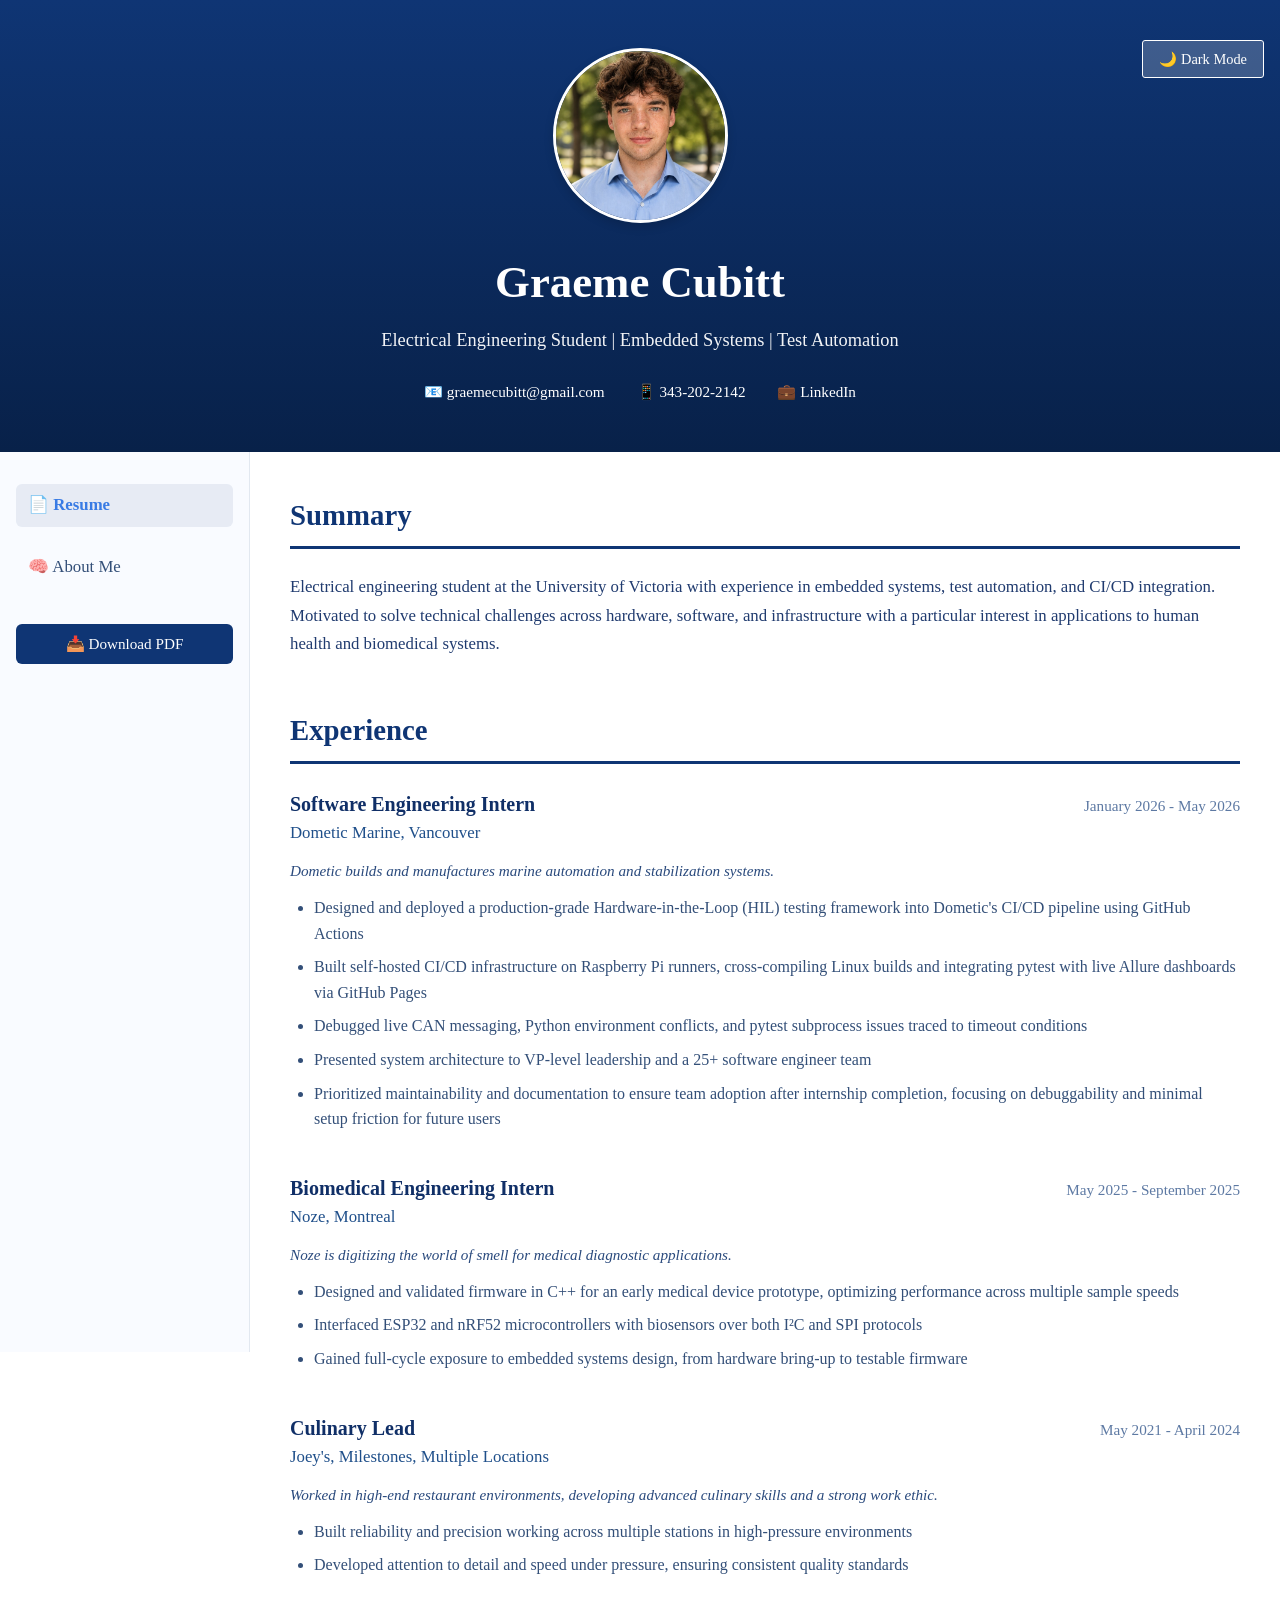
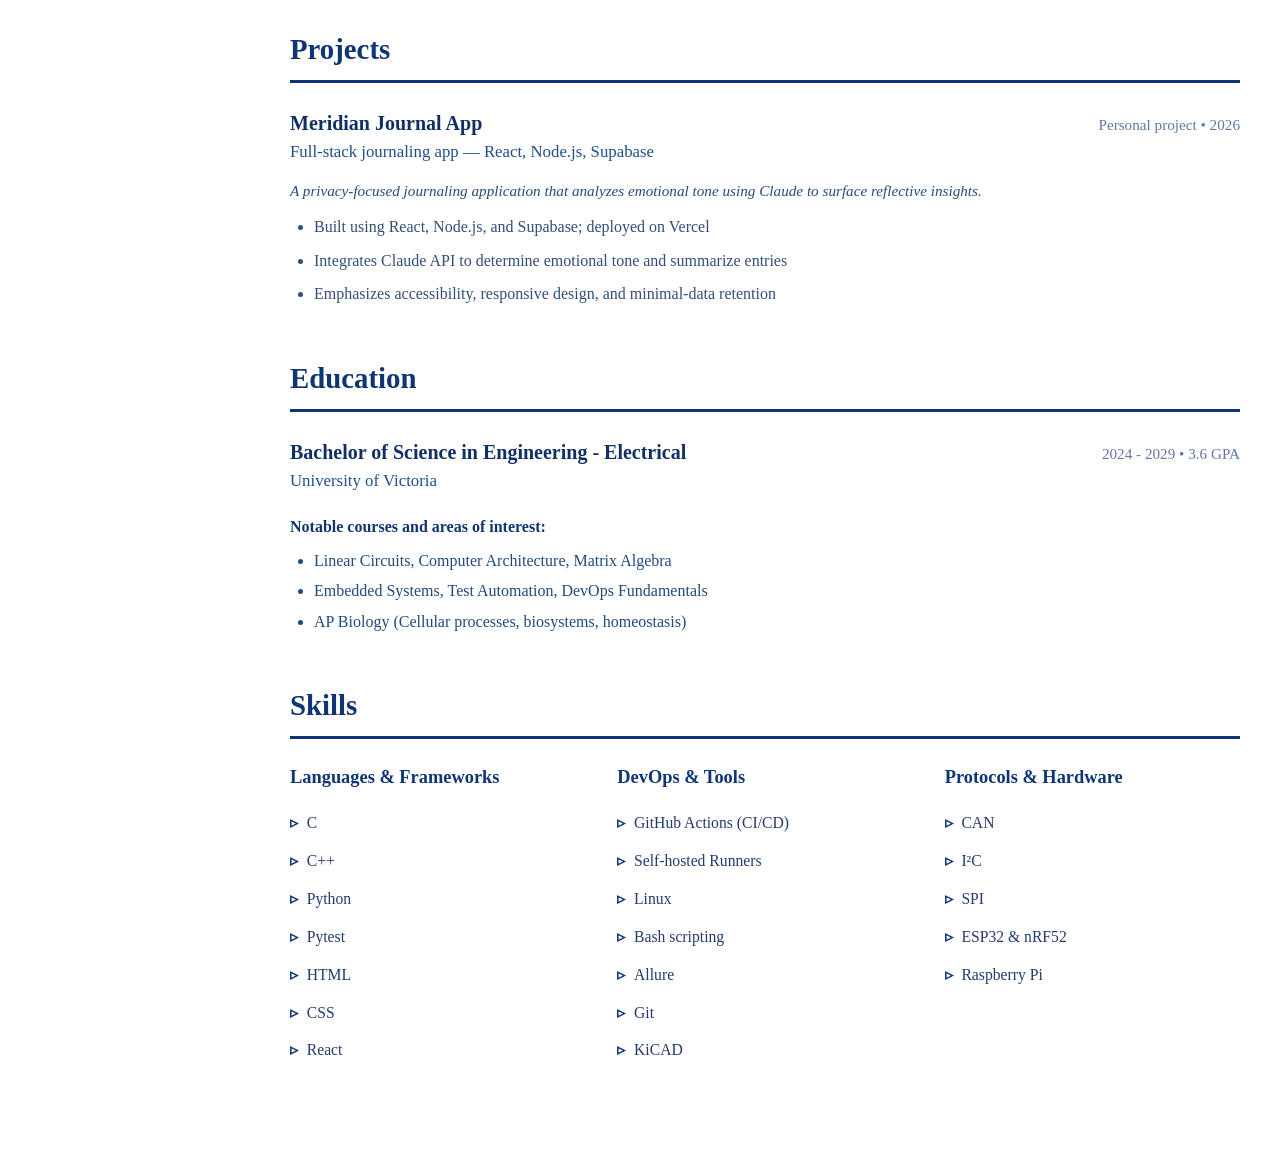
<file: index.html>
<!DOCTYPE html>
<html lang="en">

<head>
    <meta charset="UTF-8">
    <meta name="viewport" content="width=device-width, initial-scale=1.0">
    <title>Graeme Cubitt</title>
    <link rel="stylesheet" href="style.css">
</head>

<body>
    <div class="container">
        <header>
            <button id="theme-toggle" class="theme-button">🌙 Dark Mode</button>
            <img src="images/profile_photo.jpg" alt="Graeme Cubitt Portrait" class="profile-photo">
            <h1>Graeme Cubitt</h1>
            <p class="tagline">Electrical Engineering Student | Embedded Systems | Test Automation</p>

            <div class="contact-info">
                <a href="mailto:graemecubitt@gmail.com">📧 graemecubitt@gmail.com</a>
                <a href="tel:+13432022142">📱 343-202-2142</a>
                <a href="https://linkedin.com/in/graemecubitt" target="_blank">💼 LinkedIn</a>
            </div>
        </header>

        <div class="main-layout">
            <aside class="nav-ribbon">
                <nav class="ribbon-links">
                    <a href="index.html" class="active">📄 Resume</a>
                    <a href="about.html">🧠 About Me</a>
                    <a href="documents/Resume_Graeme_Cubitt.pdf" download="Graeme_Cubitt_Resume.pdf"
                        class="download-btn">📥 Download PDF</a>
                </nav>
            </aside>

            <main class="content">
                <section id="summary">
                    <h2>Summary</h2>
                    <p class="summary-text">
                        Electrical engineering student at the University of Victoria with experience in embedded
                        systems,
                        test automation, and CI/CD integration. Motivated to solve technical challenges across hardware,
                        software, and infrastructure with a particular interest in applications to human health and
                        biomedical systems.
                    </p>
                </section>

                <section id="experience">
                    <h2>Experience</h2>

                    <div class="experience-item">
                        <div class="item-header">
                            <div>
                                <div class="item-title">Software Engineering Intern</div>
                                <div class="item-subtitle">Dometic Marine, Vancouver</div>
                            </div>
                            <div class="item-date">January 2026 - May 2026</div>
                        </div>
                        <div class="company-description">Dometic builds and manufactures marine automation and
                            stabilization
                            systems.</div>
                        <div class="item-description">
                            <ul>
                                <li>Designed and deployed a production-grade Hardware-in-the-Loop (HIL) testing
                                    framework
                                    into Dometic's CI/CD pipeline using GitHub Actions</li>
                                <li>Built self-hosted CI/CD infrastructure on Raspberry Pi runners, cross-compiling
                                    Linux
                                    builds and integrating pytest with live Allure dashboards via GitHub Pages</li>
                                <li>Debugged live CAN messaging, Python environment conflicts, and pytest subprocess
                                    issues
                                    traced to timeout conditions</li>
                                <li>Presented system architecture to VP-level leadership and a 25+ software engineer
                                    team
                                </li>
                                <li>Prioritized maintainability and documentation to ensure team adoption after
                                    internship
                                    completion, focusing on debuggability and minimal setup friction for future users
                                </li>
                            </ul>
                        </div>
                    </div>

                    <div class="experience-item">
                        <div class="item-header">
                            <div>
                                <div class="item-title">Biomedical Engineering Intern</div>
                                <div class="item-subtitle">Noze, Montreal</div>
                            </div>
                            <div class="item-date">May 2025 - September 2025</div>
                        </div>
                        <div class="company-description">Noze is digitizing the world of smell for medical diagnostic
                            applications.</div>
                        <div class="item-description">
                            <ul>
                                <li>Designed and validated firmware in C++ for an early medical device prototype,
                                    optimizing
                                    performance across multiple sample speeds</li>
                                <li>Interfaced ESP32 and nRF52 microcontrollers with biosensors over both I²C and SPI
                                    protocols</li>
                                <li>Gained full-cycle exposure to embedded systems design, from hardware bring-up to
                                    testable firmware</li>
                            </ul>
                        </div>
                    </div>

                    <div class="experience-item">
                        <div class="item-header">
                            <div>
                                <div class="item-title">Culinary Lead</div>
                                <div class="item-subtitle">Joey's, Milestones, Multiple Locations</div>
                            </div>
                            <div class="item-date">May 2021 - April 2024</div>
                        </div>
                        <div class="company-description">Worked in high-end restaurant environments, developing advanced
                            culinary skills and a strong work ethic.</div>
                        <div class="item-description">
                            <ul>
                                <li>Built reliability and precision working across multiple stations in high-pressure
                                    environments</li>
                                <li>Developed attention to detail and speed under pressure, ensuring consistent quality
                                    standards</li>
                            </ul>
                        </div>
                    </div>
                </section>

                <section id="projects">
                    <h2>Projects</h2>

                    <div class="project-item">
                        <div class="item-header">
                            <div>
                                <div class="item-title">Meridian Journal App</div>
                                <div class="item-subtitle">Full-stack journaling app — React, Node.js, Supabase</div>
                            </div>
                            <div class="item-date">Personal project • 2026</div>
                        </div>
                        <div class="company-description">A privacy-focused journaling application that analyzes
                            emotional
                            tone using Claude to surface reflective insights.</div>
                        <div class="item-description">
                            <ul>
                                <li>Built using React, Node.js, and Supabase; deployed on Vercel</li>
                                <li>Integrates Claude API to determine emotional tone and summarize entries</li>
                                <li>Emphasizes accessibility, responsive design, and minimal-data retention</li>
                            </ul>
                        </div>
                    </div>
                </section>

                <section id="education">
                    <h2>Education</h2>

                    <div class="education-item">
                        <div class="item-header">
                            <div>
                                <div class="item-title">Bachelor of Science in Engineering - Electrical</div>
                                <div class="item-subtitle">University of Victoria</div>
                            </div>
                            <div class="item-date">2024 - 2029 • 3.6 GPA</div>
                        </div>
                        <div class="education-details">
                            <strong>Notable courses and areas of interest:</strong>
                            <ul>
                                <li>Linear Circuits, Computer Architecture, Matrix Algebra</li>
                                <li>Embedded Systems, Test Automation, DevOps Fundamentals</li>
                                <li>AP Biology (Cellular processes, biosystems, homeostasis)</li>
                            </ul>
                        </div>
                    </div>
                </section>
                <section id="skills">
                    <h2>Skills</h2>
                    <div class="skills-grid">
                        <div class="skill-category">
                            <h3>Languages & Frameworks</h3>
                            <ul>
                                <li>C</li>
                                <li>C++</li>
                                <li>Python</li>
                                <li>Pytest</li>
                                <li>HTML</li>
                                <li>CSS</li>
                                <li>React</li>
                            </ul>
                        </div>
                        <div class="skill-category">
                            <h3>DevOps & Tools</h3>
                            <ul>
                                <li>GitHub Actions (CI/CD)</li>
                                <li>Self-hosted Runners</li>
                                <li>Linux</li>
                                <li>Bash scripting</li>
                                <li>Allure</li>
                                <li>Git</li>
                                <li>KiCAD</li>
                            </ul>
                        </div>
                        <div class="skill-category">
                            <h3>Protocols & Hardware</h3>
                            <ul>
                                <li>CAN</li>
                                <li>I²C</li>
                                <li>SPI</li>
                                <li>ESP32 & nRF52</li>
                                <li>Raspberry Pi</li>
                            </ul>
                        </div>
                    </div>
                </section>
            </main>
        </div>
    </div>

    <script>
        const toggle = document.getElementById('theme-toggle');
        const body = document.body;

        // Check if user previously chose dark mode
        if (localStorage.getItem('theme') === 'dark') {
            body.classList.add('dark-mode');
            toggle.textContent = '☀️ Light Mode';
        }

        // When button is clicked
        toggle.addEventListener('click', function () {
            body.classList.toggle('dark-mode');

            // Update button text
            if (body.classList.contains('dark-mode')) {
                toggle.textContent = '☀️ Light Mode';
                localStorage.setItem('theme', 'dark');
            } else {
                toggle.textContent = '🌙 Dark Mode';
                localStorage.setItem('theme', 'light');
            }
        });
    </script>
</body>

</html>
</file>
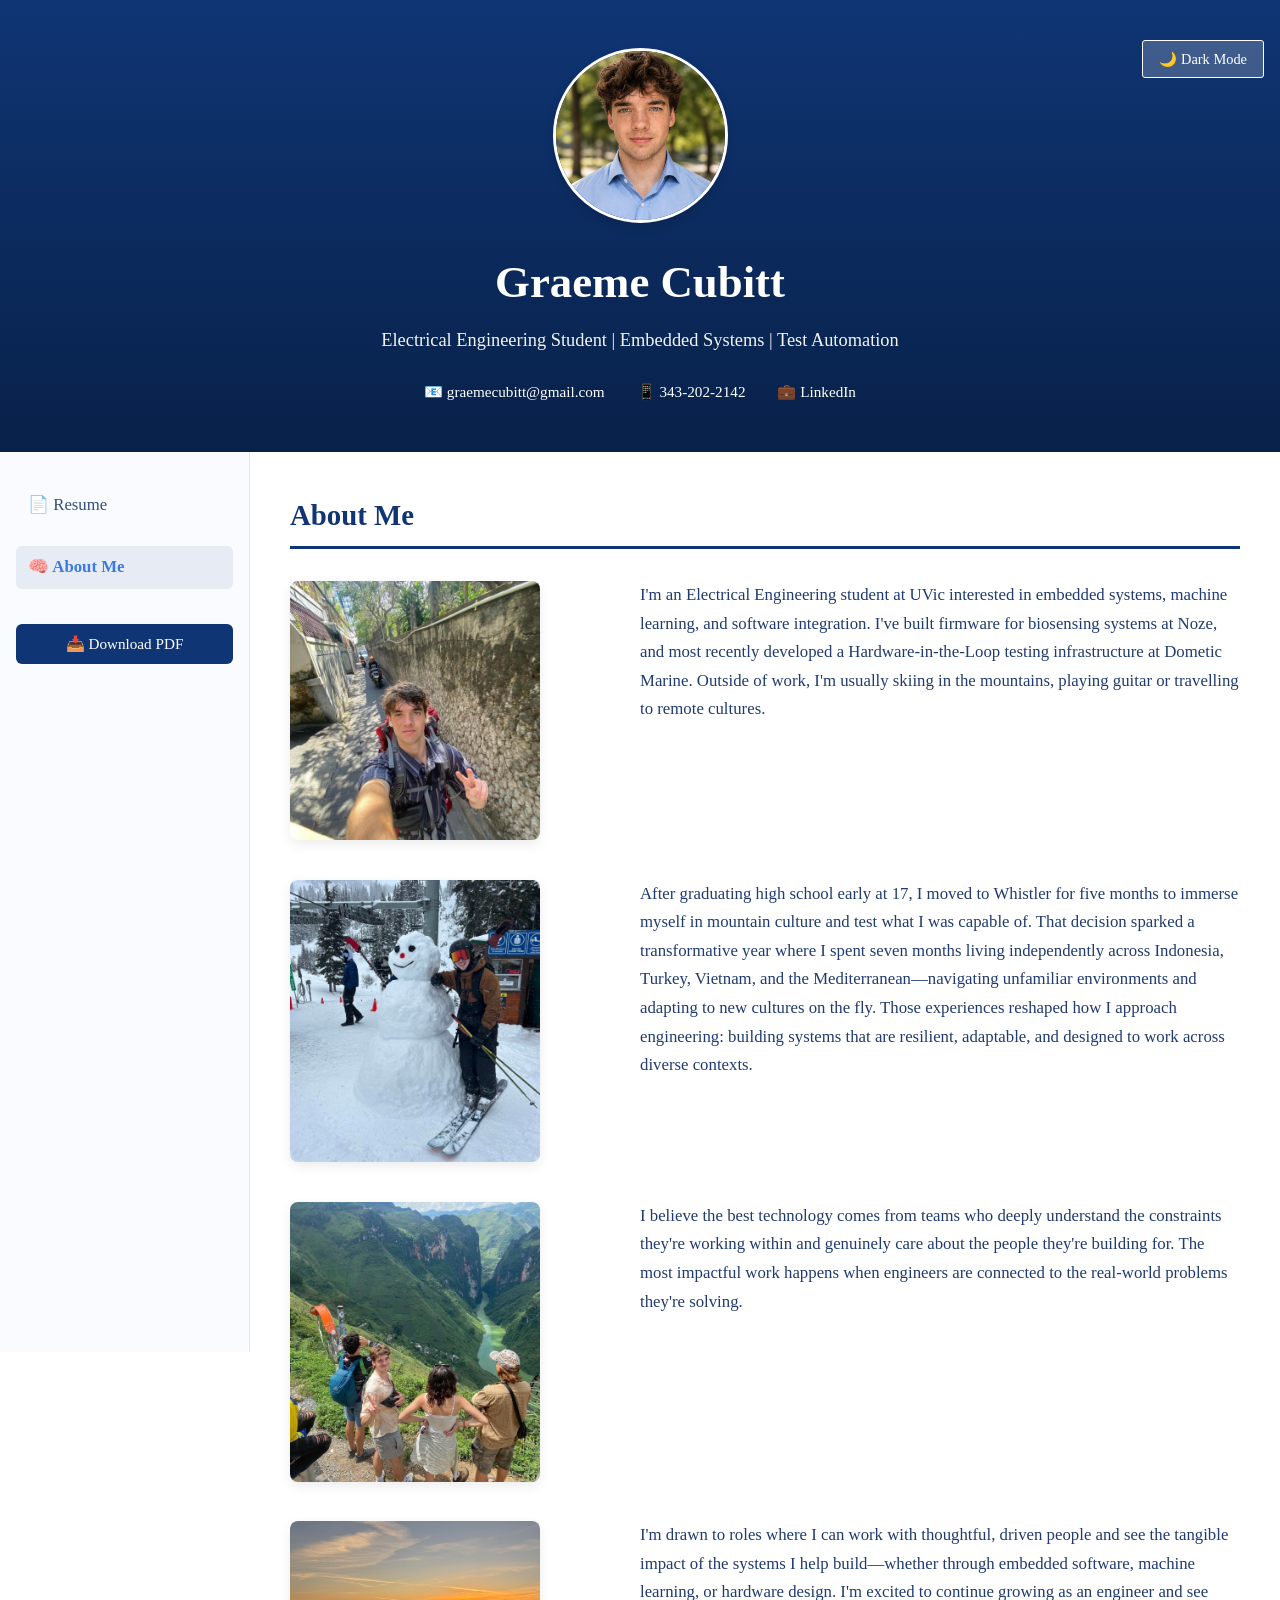
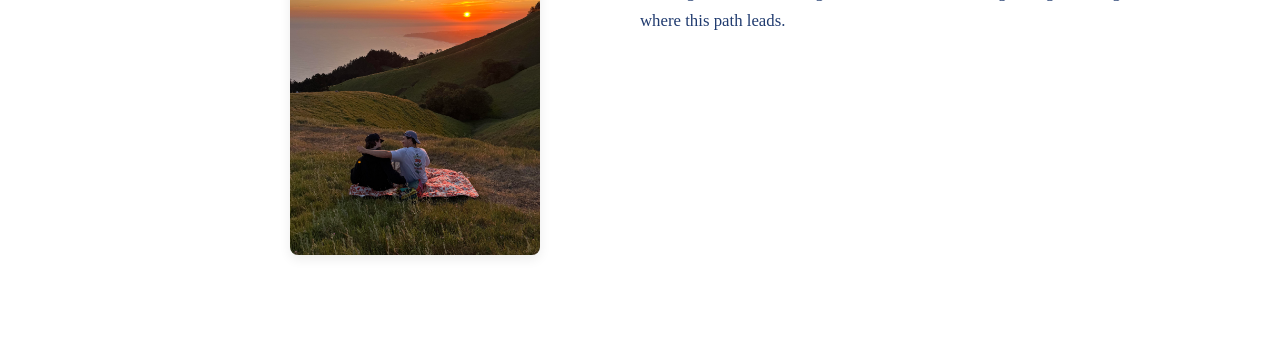
<file: about.html>
<!DOCTYPE html>
<html lang="en">

<head>
    <meta charset="UTF-8">
    <meta name="viewport" content="width=device-width, initial-scale=1.0">
    <title>About Me | Graeme Cubitt</title>
    <link rel="stylesheet" href="style.css">
</head>

<body>
    <div class="container">
        <header>
            <button id="theme-toggle" class="theme-button">🌙 Dark Mode</button>
            <img src="images/profile_photo.jpg" alt="Graeme Cubitt Portrait" class="profile-photo">
            <h1>Graeme Cubitt</h1>
            <p class="tagline">Electrical Engineering Student | Embedded Systems | Test Automation</p>

            <div class="contact-info">
                <a href="mailto:graemecubitt@gmail.com">📧 graemecubitt@gmail.com</a>
                <a href="tel:+13432022142">📱 343-202-2142</a>
                <a href="https://linkedin.com/in/graemecubitt" target="_blank">💼 LinkedIn</a>
            </div>
        </header>

        <div class="main-layout">

            <aside class="nav-ribbon">
                <nav class="ribbon-links">
                    <a href="index.html">📄 Resume</a>
                    <a href="about.html" class="active">🧠 About Me</a>
                    <a href="assets/my_resume.pdf" download class="download-btn">📥 Download PDF</a>
                </nav>
            </aside>

            <main class="content">
                <section id="about-profile">
                    <h2>About Me</h2>

                    <div class="about-split-container">
                        <div class="about-image-wrapper">
                            <img src="images/backpacking_selfie.jpg" alt="Graeme Cubitt Portrait"
                                class="about-side-photo">
                        </div>
                        <div class="about-text-wrapper">
                            <p class="summary-text">
                                I'm an Electrical Engineering student at UVic interested in embedded systems, machine
                                learning, and software integration. I've built firmware for biosensing systems at Noze,
                                and most recently developed a Hardware-in-the-Loop testing infrastructure at Dometic
                                Marine. Outside of work, I'm usually skiing in the mountains, playing guitar or
                                travelling to remote cultures.
                            </p>
                        </div>
                    </div>

                    <div class="about-split-container">
                        <div class="about-image-wrapper">
                            <img src="images/ski_smile.jpg" alt="Graeme Cubitt backpacking travel"
                                class="about-side-photo">
                        </div>
                        <div class="about-text-wrapper">
                            <p class="summary-text">

                                After graduating high school early at 17, I moved to Whistler for five months to immerse
                                myself in mountain culture and test what I was capable of. That decision sparked a
                                transformative year where I spent seven months living independently across Indonesia,
                                Turkey, Vietnam, and the Mediterranean—navigating unfamiliar environments and adapting
                                to new cultures on the fly. Those experiences reshaped how I approach engineering:
                                building systems that are resilient, adaptable, and designed to work across diverse
                                contexts.
                            </p>
                        </div>
                    </div>

                    <div class="about-split-container">
                        <div class="about-image-wrapper">
                            <img src="images/view_shot.jpg" alt="Mountain landscape view" class="about-side-photo">
                        </div>
                        <div class="about-text-wrapper">
                            <p class="summary-text">
                                I believe the best technology comes from teams who deeply understand the constraints
                                they're working within and genuinely care about the people they're building for. The
                                most impactful work happens when engineers are connected to the real-world problems
                                they're solving.
                            </p>
                        </div>
                    </div>

                    <div class="about-split-container">
                        <div class="about-image-wrapper">
                            <img src="images/brother_in_san_fran.jpg" alt="Mountain landscape view"
                                class="about-side-photo">
                        </div>
                        <div class="about-text-wrapper">
                            <p class="summary-text">
                                I'm drawn to roles where I can work with thoughtful, driven people and see the tangible
                                impact of the systems I help build—whether through embedded software, machine learning,
                                or hardware design. I'm excited to continue growing as an engineer and see where this
                                path leads.
                            </p>
                        </div>
                    </div>
                </section>
            </main>
        </div>
    </div>
    <script>
        const toggle = document.getElementById('theme-toggle');
        const body = document.body;

        // Instantly catch state from localStorage so page loads in correct mode
        if (localStorage.getItem('theme') === 'dark') {
            body.classList.add('dark-mode');
            toggle.textContent = '☀️ Light Mode';
        }

        toggle.addEventListener('click', function () {
            body.classList.toggle('dark-mode');
            if (body.classList.contains('dark-mode')) {
                toggle.textContent = '☀️ Light Mode';
                localStorage.setItem('theme', 'dark');
            } else {
                toggle.textContent = '🌙 Dark Mode';
                localStorage.setItem('theme', 'light');
            }
        });
    </script>
</body>

</html>
</file>
<file: style.css>
* {
    margin: 0;
    padding: 0;
    box-sizing: border-box;
}

body {
    font-family: 'Times New Roman', Times, serif;
    line-height: 1.6;
    color: #122952;
    background: #ffffff;
    min-height: 100vh;
}

.container {
    width: 100%;
    min-height: 100vh;
    background: #ffffff;
    margin: 0 auto;
    box-shadow: 0 4px 15px rgba(0, 0, 0, 0.1);
}

.main-layout {
    display: grid;
    grid-template-columns: 250px 1fr;
}

header {
    background: linear-gradient(180deg, #0f3574 0%, #082149 100%);
    color: white;
    padding: 3rem 2rem;
    text-align: center;
}

h1 {
    font-size: 2.8rem;
    margin-bottom: 0.5rem;
    font-weight: 700;
}

.tagline {
    font-size: 1.15rem;
    opacity: 0.95;
    margin-bottom: 1.5rem;
    font-weight: 300;
}

.contact-info {
    display: flex;
    justify-content: center;
    gap: 2rem;
    flex-wrap: wrap;
    font-size: 0.95rem;
}

.contact-info a {
    color: white;
    text-decoration: none;
    transition: opacity 0.3s;
}

.contact-info a:hover {
    opacity: 0.8;
    text-decoration: underline;
}

.content {
    padding: 2.5rem 2.5rem 3rem 2.5rem;
}

section {
    margin-bottom: 3rem;
}

h2 {
    color: #0f3574;
    border-bottom: 3px solid #0f3574;
    padding-bottom: 0.5rem;
    margin-bottom: 1.5rem;
    font-size: 1.8rem;
}

.summary-text {
    color: #203b6f;
    font-size: 1.05rem;
    line-height: 1.7;
}

.experience-item,
.education-item {
    margin-bottom: 2.5rem;
}

.item-header {
    display: flex;
    justify-content: space-between;
    align-items: baseline;
    margin-bottom: 0.3rem;
    flex-wrap: wrap;
    gap: 0.5rem;
}

.item-title {
    font-weight: 600;
    font-size: 1.25rem;
    color: #102f67;
}

.item-subtitle {
    color: #1f4f8a;
    font-size: 1.05rem;
    margin-bottom: 0.5rem;
}

.item-date {
    color: #5d79a3;
    font-size: 0.95rem;
    font-weight: 500;
}

.company-description {
    color: #2a4a7d;
    font-style: italic;
    font-size: 0.95rem;
    margin-bottom: 0.7rem;
}

.item-description {
    color: #334f78;
    margin-top: 0.5rem;
}

.item-description ul {
    margin-left: 1.5rem;
    margin-top: 0.5rem;
}

.item-description li {
    margin-bottom: 0.5rem;
    line-height: 1.6;
}

.skills-grid {
    display: grid;
    grid-template-columns: repeat(auto-fit, minmax(250px, 1fr));
    gap: 2rem;
}

.skill-category h3 {
    color: #0f3574;
    margin-bottom: 0.7rem;
    font-size: 1.15rem;
    font-weight: 600;
}

.skill-category ul {
    list-style: none;
}

.skill-category li {
    padding: 0.4rem 0;
    color: #243b70;
    font-size: 0.98rem;
}

.skill-category li:before {
    content: "▹ ";
    color: #0f3574;
    font-weight: bold;
    margin-right: 0.3rem;
}

.education-details {
    color: #214a7c;
    margin-top: 0.7rem;
}

.education-details strong {
    color: #0f3574;
    display: block;
    margin-bottom: 0.5rem;
}

.education-details ul {
    margin-left: 1.5rem;
    margin-top: 0.3rem;
}

.education-details li {
    margin-bottom: 0.3rem;
}

.theme-button {

    position: absolute;
    top: 1rem;
    right: 1rem;
    margin-top: 0;

    background: rgba(255, 255, 255, 0.2);
    color: white;
    border: 1.0px solid white;
    padding: 0.6rem 1rem;
    font-size: 0.9rem;
    font-family: 'Georgia', serif;
    cursor: pointer;
    border-radius: 3px;
    transition: all 0.3s ease;
    margin-top: 1.5rem;
}

.theme-button:hover {
    background: #1e3a8a;
    color: white;
    transform: scale(1.05);
}

/* Dark mode styles */
/* 1. Base page and text container defaults */
body.dark-mode {
    background: #0f1a34;
    color: #e2e8f0;
}

body.dark-mode .container {
    background: #080e1b;
}

/* 2. Header / Hero section */
body.dark-mode header {
    background: linear-gradient(175deg, #142e69 0%, #0f172a 100%);
    border-bottom: 2px solid #1e293b;
    position: relative;
}

/* 3. Section Headings */
body.dark-mode h2 {
    color: #ffffff;
    border-bottom-color: #334155;
}

/* 4. Text color adjustments for readability */
body.dark-mode .summary-text,
body.dark-mode .item-description,
body.dark-mode .item-description body.dark-mode .education-details li {
    color: #cbd5e1;
}

body.dark-mode .education-details {
    color: #cbd5e1;
}

/* 5. Experience & Education Titles */
body.dark-mode .item-title,
body.dark-mode .education-details strong {
    color: #f1f5f9;
}

body.dark-mode .item-subtitle {
    color: #d5e6fc;
}

body.dark-mode .item-date {
    color: #94a3b8;
}

body.dark-mode .company-description {
    color: #94a3b8;
}

/* 6. Skills Section */
body.dark-mode .skill-category h3 {
    color: #c6d9f1;
}

body.dark-mode .skill-category li {
    color: #cbd5e1;
}

body.dark-mode .skill-category li:before {
    color: #60a5fa;
}


/* Navigation Ribbon */
.nav-ribbon {
    position: sticky;
    top: 0rem;
    height: 100vh;
    padding: 2rem 1rem;
    background: #f9fbff;
    border-right: 1px solid #e2e8f0;
}

.ribbon-links {
    display: flex;
    flex-direction: column;
    gap: 1.2rem;
}

.ribbon-links a {
    color: #334f78;
    text-decoration: none;
    font-family: 'Georgia', serif;
    font-size: 1.05rem;
    padding: 0.5rem 0.75rem;
    border-radius: 6px;
    transition: all 0.2s ease;
}

body.dark-mode .nav-ribbon {
    background-color: #0b1528;

    border-right: 1.5px solid rgba(255, 255, 255, 0.85);
}

/* 2. Style the navigation links inside the dark navy ribbon */
body.dark-mode .ribbon-links a {
    color: #cbd5e1;
}

/* 3. Highlight states when hovering or when a page is active */
body.dark-mode .ribbon-links a:hover,
body.dark-mode .ribbon-links a.active {
    background: rgba(255, 255, 255, 0.1);
    color: #ffffff;
}

body.dark-mode .ribbon-links a.download-btn {
    background: #ebebeb;
    color: #0b1528;
}

body.dark-mode .ribbon-links a.download-btn:hover {
    background: #e2e8f0;
    color: #0b1528;
}

/* Hover and Active Visual feedback */
.ribbon-links a:hover,
.ribbon-links a.active {
    background: rgba(15, 53, 116, 0.08);
    color: #397be4;
    font-weight: 600;
}

.ribbon-links a.download-btn {
    margin-top: 1rem;
    background: #0f3574;
    color: white;
    text-align: center;
    font-size: 0.95rem;
}

.ribbon-links a.download-btn:hover {
    background: #1e3a8a;
}

/* Contact Info Links */
body.dark-mode .contact-info a {
    color: white;
}


/* Photos */
.profile-photo {
    width: 175px;
    height: 175px;
    border-radius: 50%;
    object-fit: cover;
    border: 3px solid #ffffff;
    margin-bottom: 1rem;
    box-shadow: 0 4px 10px rgba(0, 0, 0, 0.15);
    transition: transform 0.3s ease, border-color 0.3s ease;
    transition: transform 0.3s ease-out, border-color 0.3s ease-out;
}

.about-side-photo:hover {
    transform: scale(1.10);
    border-color: #ffffff;
    transition: transform 0.3s ease, border-color 0.3s ease;
}

/* Horizontal alignment container for desktop view */
.about-split-container {
    display: flex;
    align-items: flex-start;
    gap: 100px;
    margin-top: 2rem;
}

.about-image-wrapper {
    flex-shrink: 0;
}

.about-side-photo {
    width: 250px;
    height: auto;
    border-radius: 8px;
    box-shadow: 0 4px 12px rgba(0, 0, 0, 0.08);
    transition: transform 0.3s ease-out, border-color 0.3s ease-out;
}

.about-text-wrapper {
    display: flex;
    flex-direction: column;
    gap: 1.2rem;
}

/* Mobile Responsive */
@media screen and (max-width: 768px) {
    .main-layout {
        display: block;
    }

    .nav-ribbon {
        position: static;
        height: auto;
        width: 100%;
        padding: 1.5rem 1rem;
        border-right: none;
        border-bottom: 1.5px solid #e2e8f0;
    }

    .ribbon-links {
        flex-direction: row;
        justify-content: center;
        flex-wrap: wrap;
        gap: 1rem;
    }

    .ribbon-links a {
        padding: 0.4rem 0.8rem;
        font-size: 0.95rem;
    }

    .ribbon-links a.download-btn {
        margin-top: 0;
    }

    .theme-button {
        position: fixed;
        bottom: 24px;
        right: 24px;
        top: auto;
        z-index: 1000;

        /* Forces iOS Safari to drop default button styles, do not remove */
        appearance: none;
        -webkit-appearance: none;

        background: #0f3574;
        color: white;
        padding: 0.75rem 1.2rem;
        font-size: 0.9rem;
        border-radius: 50px;
        border: none;
        box-shadow: 0 4px 14px rgba(0, 0, 0, 0.25);
    }

    body.dark-mode .theme-button {
        background: #ffffff;
        color: #0b1528;
    }

    .about-split-container {
        display: flex;
        flex-direction: row;
        align-items: flex-start;
        gap: 15px;
        width: 100%;
        margin-top: 1.5rem;
    }

    .about-image-wrapper {
        flex: 0 0 30%;
        max-width: 160px;
    }

    .about-side-photo {
        width: 100%;
        height: auto;
    }

    .about-text-wrapper {
        flex: 1;
        display: flex;
        flex-direction: column;
        gap: 0.8rem;
    }

    .about-text-wrapper .summary-text {
        font-size: 0.95rem;
    }
}

@media print {
    body {
        background: white;
    }

    .container {
        box-shadow: none;
        max-width: 100%;
    }

    .main-layout {
        display: block;
    }

    header {
        background: #294b89;
        print-color-adjust: exact;
        -webkit-print-color-adjust: exact;
        display: flex;
        flex-direction: column;
        align-items: center;
        text-align: center;
    }

    .theme-button {
        position: static;
        display: block;
        margin: 0 auto 6rem auto;
        width: fit-content;
        font-size: 0.9rem;
        padding: 0.5rem 1.2rem;
    }

    .profile-photo {
        margin-top: 1rem;
    }

    section {
        page-break-inside: avoid;
    }
}
</file>
